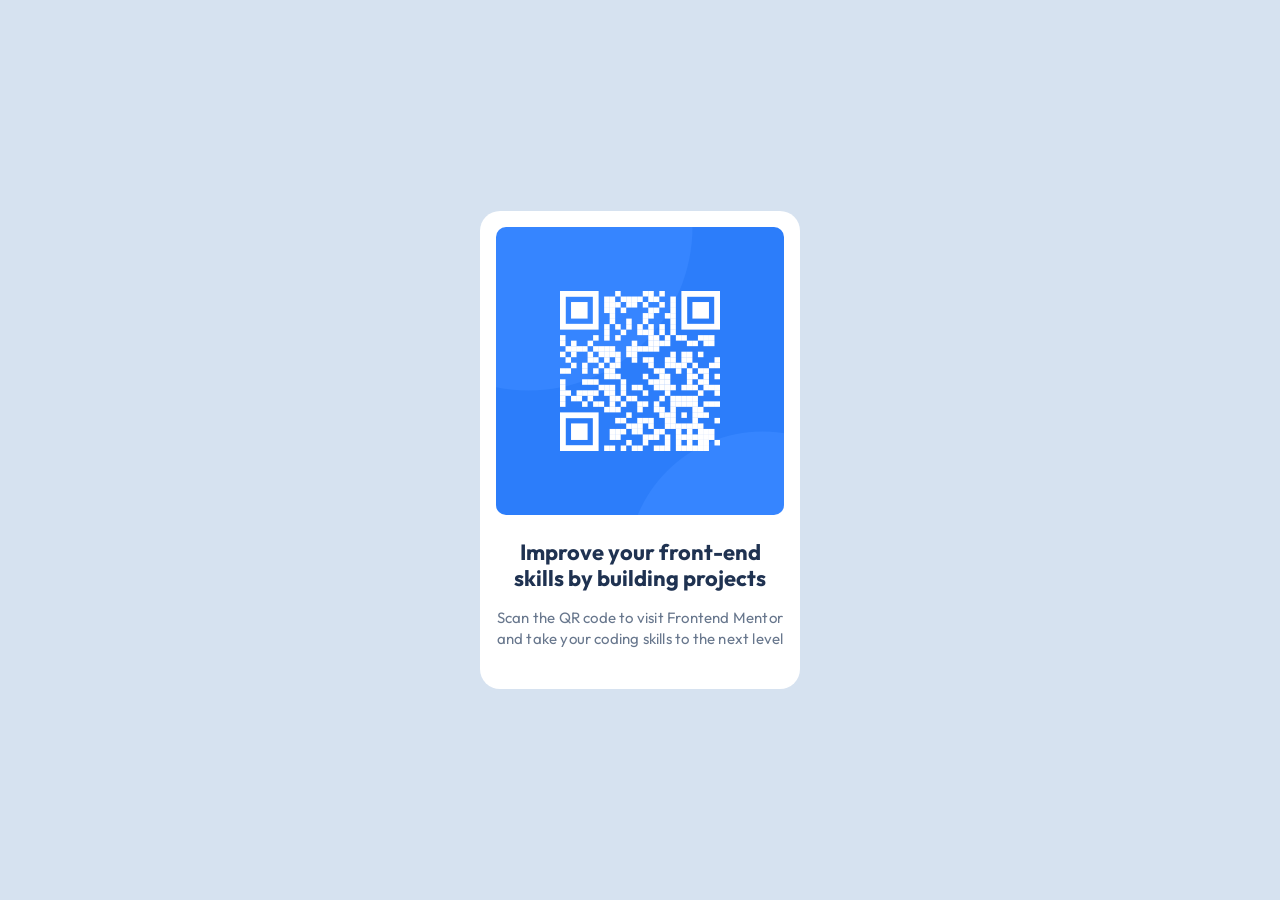
<file: html-css/01-qr-code/index.html>
<!DOCTYPE html>
<html lang="en">
  <head>
    <meta charset="UTF-8">
    <meta name="viewport" content="width=device-width, initial-scale=1.0"> 
    <link rel="icon" type="image/png" sizes="32x32" href="./images/favicon-32x32.png">
    <!-- 폰트 -->
    <link rel="preconnect" href="https://fonts.googleapis.com">
    <link rel="preconnect" href="https://fonts.gstatic.com" crossorigin>
    <link href="https://fonts.googleapis.com/css2?family=Outfit:wght@100..900&display=swap" rel="stylesheet">
    
    <title>Frontend Mentor | QR code component</title>

    <link rel="stylesheet" href="./style.css">
  </head>

  <body>
    <main>
      <div class="card">

        <img src="images/image-qr-code.png" alt="QR code to visit Frontend Mentor">
        <div class="textbox">
          <h1>Improve your front-end skills by building projects</h1> 
          <p>Scan the QR code to visit Frontend Mentor and take your coding skills to the next level</p>
        </div>
      </div>
    </main>
  </body>
</html>
</file>
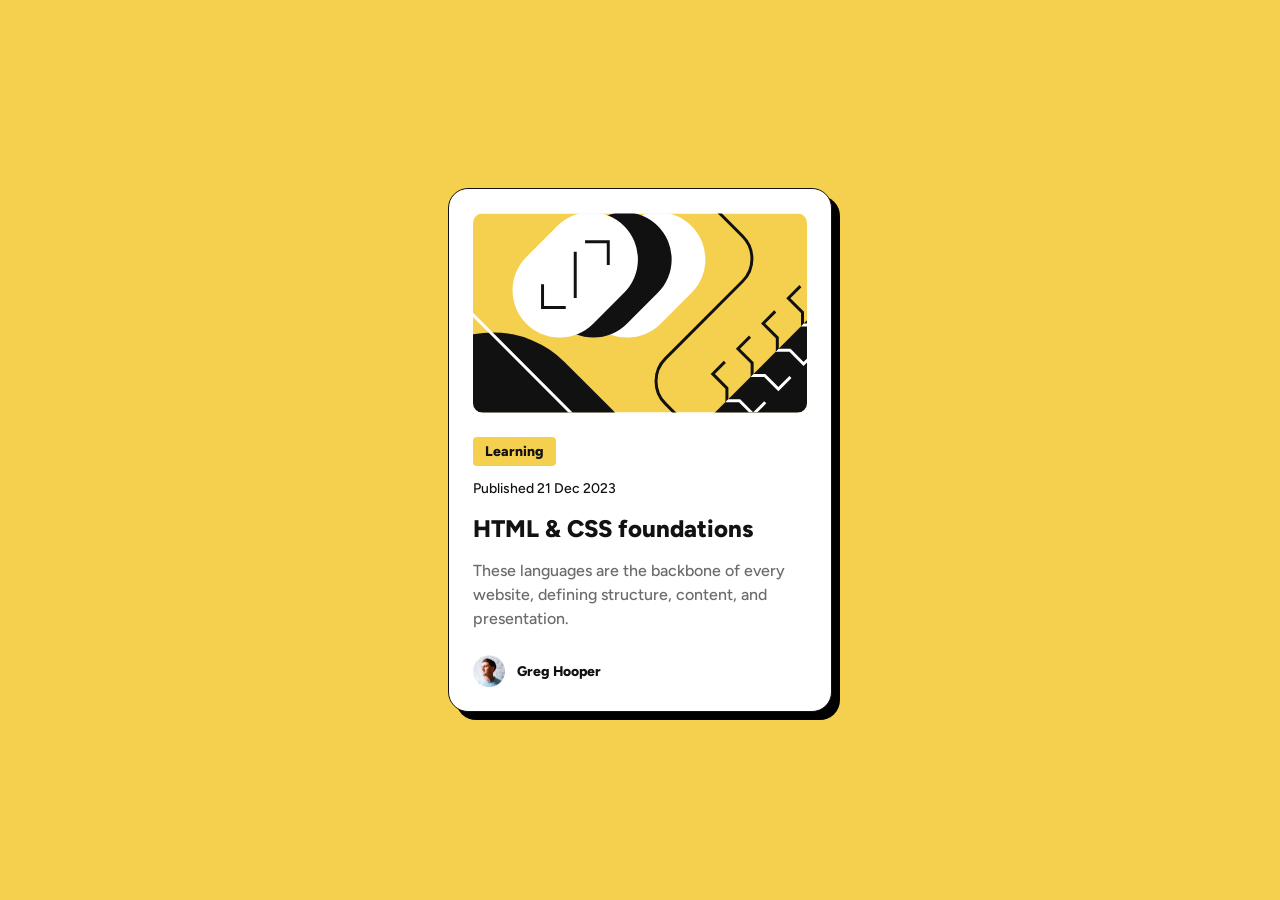
<file: html-css/02-blog-preview-card/index.html>
<!DOCTYPE html>
<html lang="en">
<head>
  <meta charset="UTF-8">
  <meta name="viewport" content="width=device-width, initial-scale=1.0"> <!-- displays site properly based on user's device -->

  <link rel="icon" type="image/png" sizes="32x32" href="./assets/images/favicon-32x32.png">
  <link rel="stylesheet" href="./style.css">

  <link rel="preconnect" href="https://fonts.googleapis.com">
  <link rel="preconnect" href="https://fonts.gstatic.com" crossorigin>
  <link href="https://fonts.googleapis.com/css2?family=Figtree:wght@500,800&display=swap" rel="stylesheet">
  
  <title>Frontend Mentor | Blog preview card</title>

</head>
<body>
  <main>
    <article class="card">
        <img alt="" src="./assets/images/illustration-article.svg">
        <div class="textbox">
          <span>Learning</span>
          <time datetime="2023-12-21">Published 21 Dec 2023</time>
          <h1><a href="#">HTML & CSS foundations</a></h1>
          <p>These languages are the backbone of every website, defining structure, content, and presentation.</p>
        </div>
        <div class="profile">
          <img alt = "" src="./assets/images/image-avatar.webp">
          <p>Greg Hooper</p>
        </div>
    </article>
  </main>
  
  <footer class="attribution">
    Challenge by <a href="https://www.frontendmentor.io?ref=challenge">Frontend Mentor</a>. 
    Coded by <a href="#">Your Name Here</a>.
  </footer>
</body>
</html>
</file>
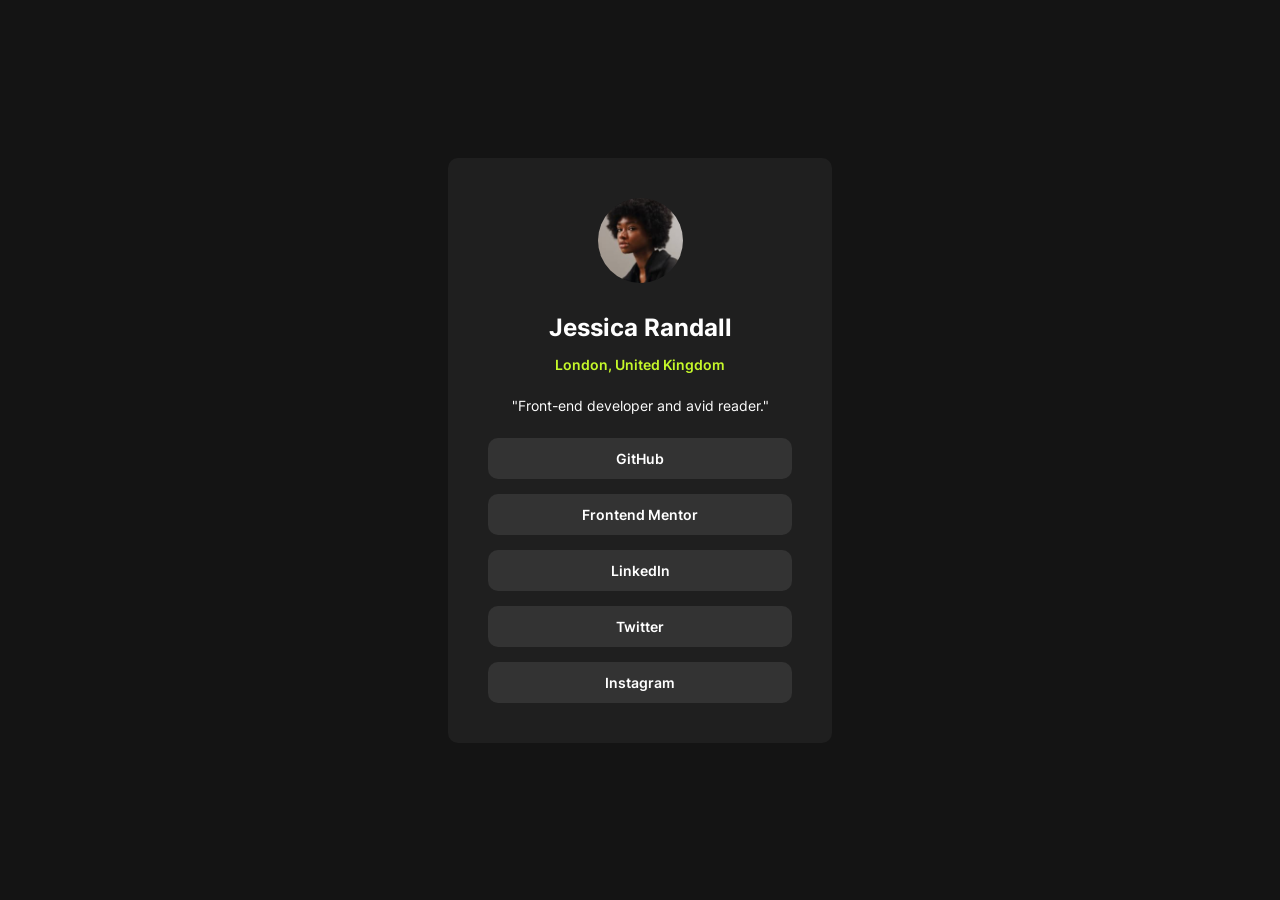
<file: html-css/03-social-links-profile/index.html>
<!DOCTYPE html>
<html lang="en">
<head>
  <meta charset="UTF-8">
  <meta name="viewport" content="width=device-width, initial-scale=1.0"> <!-- displays site properly based on user's device -->

  <link rel="icon" type="image/png" sizes="32x32" href="./assets/images/favicon-32x32.png">

  <link rel="stylesheet" href="./style.css">
  
  <title>Frontend Mentor | Social links profile</title>

</head>
<body>
  <main>
    <article class="card">
      <div class="profile">
        <img alt = "Jessica Randall Image" src="./assets/images/avatar-jessica.jpeg">
        <h1>Jessica Randall</h1>
        <p>London, United Kingdom</p>
      </div>
      <p>"Front-end developer and avid reader."</p>
      <ul class="social-links">
        <li><a href="#">GitHub</a></li>
        <li><a href="#">Frontend Mentor</a></li>  
        <li><a href="#">LinkedIn</a></li>
        <li><a href="#">Twitter</a></li>
        <li><a href="#">Instagram</a></li>
      </ul>
    </article>
  </main>
</body>
</html>
</file>
<file: html-css/01-qr-code/style.css>
/* 브라우저 기본 CSS 리셋 */
*,
*::before,
*::after {
  box-sizing: border-box;
}

* {
  margin: 0;
  padding: 0;
}

/* 실제 적용 CSS */
body{
  background-color: hsl(212, 45%, 89%);
}

main{
  display:flex;
  justify-content: center;
  align-items: center;
  min-height:100vh;
  padding:16px;
}

.card{
  background-color:white;
  border-radius:20px;
  padding: 16px 16px 40px 16px;
  gap:24px;

  font-family: "Outfit", sans-serif;

  display:flex;
  width: 100%;
  max-width:320px;
  
  flex-direction: column;
  
}

.card img{
  width:288px;
  /* 부모 요소를 넘지 않게 */
  max-width: 100%; 
  height:auto;
  border-radius: 10px;
  display:block;
}

.card h1{
  font-weight:700;
  font-size: 1.375rem; /* Figma: 22px */
  line-height:1.2;
  text-align: center;
  color:hsl(218, 44%, 22%);
}

.textbox{
  display:flex;
  gap:16px;
  flex-direction: column;
}

.card p{
  font-weight:400;
  font-size: 0.9375rem; /* Figma: 15px */
  color: hsl(216, 15%, 48%);

  line-height:1.4;
  letter-spacing:0.2px;

  text-align: center;
}
</file>
<file: html-css/02-blog-preview-card/style.css>
/* 브라우저 기본 CSS 리셋 */
*,
*::before,
*::after {
  box-sizing: border-box;
}

* {
  margin: 0;
  padding: 0;
}

/* 색상 팔레트 */
:root {
  --color-yellow: hsl(47, 88%, 63%);
  --color-gray-950: hsl(0, 0%, 7%);
  --color-gray-500: hsl(0, 0%, 42%);
}

body{
  background-color: var(--color-yellow);
}

main{
  display:flex;
  justify-content: center;
  align-items: center;

  min-height: 100vh;

  padding: 24px;
}
.card{
  /* 레이아웃 */
  display: flex;
  flex-direction: column;
  align-items: flex-start;
  gap:24px;
  /* 크기 및 간격 */
  width:384px;
  max-width: 100%;
  padding:24px;
  /* 외형 */
  background-color: hsl(0, 0%, 100%);
  border: 1px solid var(--color-gray-950);
  border-radius: 20px;
  box-shadow: 8px 8px 0 0 #000 ;
  /* 텍스트 */
  font-family: "Figtree", sans-serif;
  font-size: 1rem;
  color: var(--color-gray-950);
}

.card > img{
  width: 100%;
  height: 200px;

  object-fit: cover;

  border-radius: 10px;
}

.textbox{
  display: flex;
  flex-direction: column;
  align-items: flex-start;
  gap: 12px;

  width: 100%;
}

.textbox span{
  display: inline-block;

  padding: 4px 12px;

  background-color: var(--color-yellow);
  border-radius: 4px;

  
  font-weight: 800;
  font-size: 0.875rem;
  line-height: 150%;
}

.textbox time{
  font-weight: 500;
  font-size: 0.875rem;
  line-height: 150%;
}

.textbox h1{
  width: 100%;

  font-weight: 800;
  font-size: 1.5rem;
  line-height: 150%;
}

.textbox h1 a {
  color: inherit;
  text-decoration: none;
}

.textbox h1 a:hover{
  color: var(--color-yellow);
}
.textbox h1 a:focus-visible{
  outline:auto;

}

.textbox p{
  width:100%;

  font-weight: 500;
  line-height: 150%;
  color:var(--color-gray-500);
}

.profile{
  display: flex;
  align-items: center;
  gap: 12px;
}

.profile img{
  width: 32px;
  height: 32px;
}

.profile p{
  font-weight: 800;
  font-size: 0.875rem;
  line-height: 150%;
}


.attribution{
  display:none;
}

@media(max-width:375px){
  .textbox span{
    font-size: 0.75rem;
  }
  .textbox time{
  font-size: 0.75rem;
  }

  .textbox h1{
  font-size: 1.25rem;
  }

  .textbox p{
  font-size: 0.875rem;
  }
}
</file>
<file: html-css/03-social-links-profile/style.css>
*,
*::before,
*::after{
  box-sizing: border-box;
}

*{
  margin:0;
  padding:0;
}

/* 브라우저 글꼴 */
@font-face {
  font-family: 'Inter';
  src: url("./assets/fonts/Inter-VariableFont_slnt,wght.ttf");
  font-weight: 100 900;
  font-style: normal;
}

/* 컬러 팔레트 */
:root{
  --color-green:hsl(75, 94%, 57%);
  --color-white:hsl(0, 0%, 100%);
  --color-grey-700:hsl(0, 0%, 20%);
  --color-grey-800:hsl(0, 0%, 12%);
  --color-grey-900:hsl(0, 0%, 8%);
}


body{
  background-color: var(--color-grey-900);
  font-family: 'Inter', sans-serif;
  font-size: 0.875rem;
}

main{
  display: flex;
  justify-content: center;
  align-items: center;

  min-height:100vh;
  padding:24px;
}


.card{
  /* 정렬 */
  display: flex;
  /* 레이아웃 */
  flex-direction: column;
  align-items: center;
  /* 크기 */
  width:384px;
  max-width: 100%;
  padding:40px;
  /* 외형 */
  background-color: var(--color-grey-800);
  border-radius: 10px;
  /* 폰트 */
  color:var(--color-white);
}

.profile{
  display: flex;
  flex-direction: column;
  align-items: center;
  gap:14px;
}

.profile img{
  margin-bottom:16px;

  width:85px;
  height:85px;
  border-radius: 50%;
}

.profile h1{
  font-weight: 700;
  font-size: 1.5rem;
}

.profile p{
  font-weight: 600;
  color: var(--color-green);
}

.card > p{
  margin-block: 24px;
  text-align: center;
  font-weight: 400;
}

.social-links{
  list-style: none;

  display:flex;
  flex-direction: column;
  gap:15px;

  width:100%;
}

.social-links a{
  display: flex;
  justify-content: center;

  background-color: var(--color-grey-700);
  padding:12px;
  border-radius: 10px;

  font-weight: 600;
  color: var(--color-white);
  text-decoration:none;
}

.social-links a:hover{
  background-color: var(--color-green);

  color:var(--color-grey-900);
}

.social-links a:focus-visible{
  outline:auto;
}
</file>
